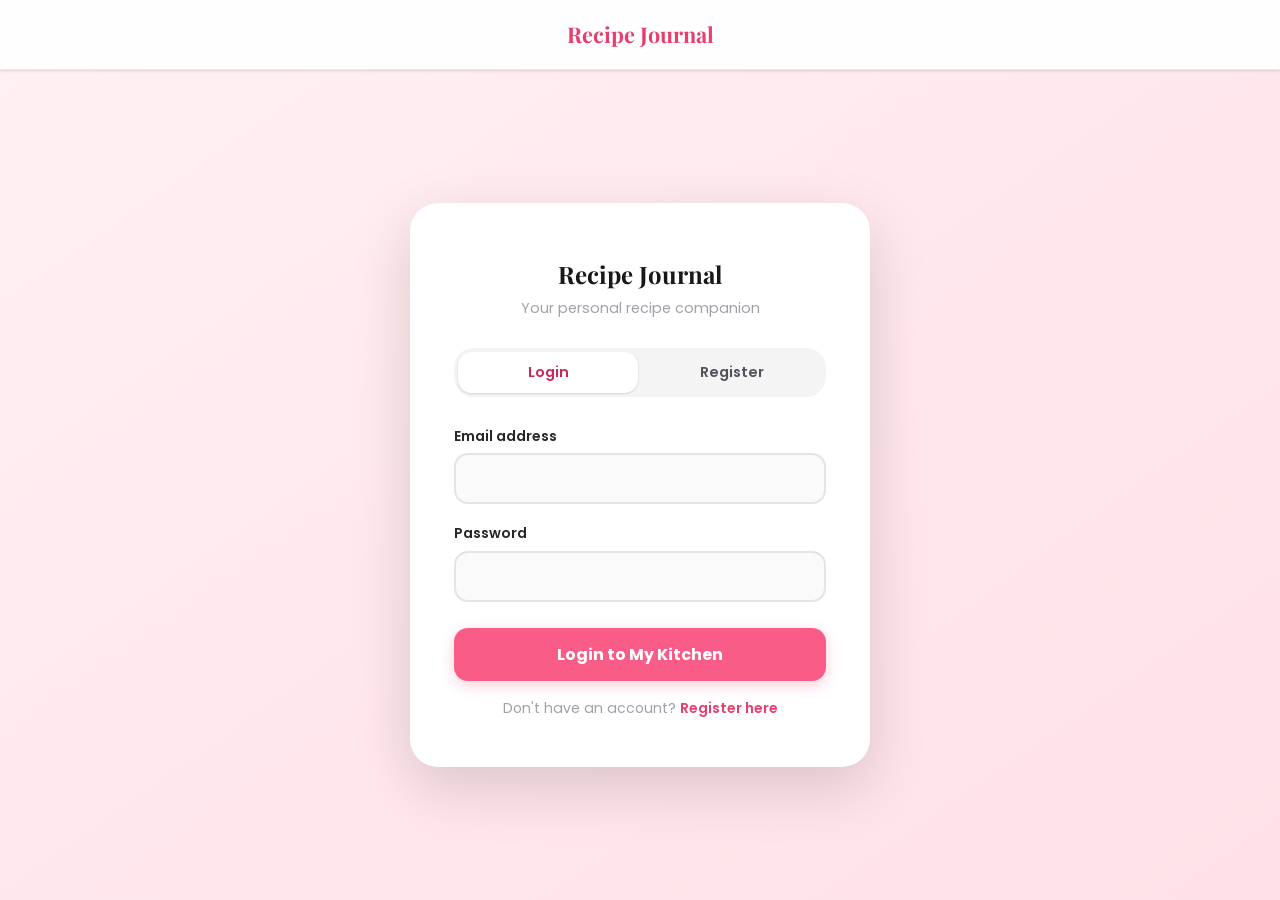
<file: RecipeJournal/index.html>
<!DOCTYPE html>
<html lang="en">
<head>
  <meta charset="UTF-8" />
  <meta name="viewport" content="width=device-width, initial-scale=1.0" />
  <title>Recipe Journal</title>
  <meta name="description" content="Login or create a free account on Recipe Journal." />

  <link rel="preconnect" href="https://fonts.googleapis.com" />
  <link rel="preconnect" href="https://fonts.gstatic.com" crossorigin />
  <link href="https://fonts.googleapis.com/css2?family=Poppins:wght@300;400;500;600;700&family=Playfair+Display:ital,wght@0,600;0,700;1,600&display=swap" rel="stylesheet" />

  <link rel="stylesheet" href="css/style.css" />
</head>
<body>

  <!-- NAVBAR – logo only -->
  <nav class="navbar" role="navigation" aria-label="Main navigation">
    <div class="container nav-inner" style="justify-content:center;">
      <a href="index.html" class="nav-logo">Recipe Journal</a>
    </div>
  </nav>

  <!-- AUTH PAGE -->
  <main class="auth-page" role="main">
    <div class="auth-card" role="region" aria-label="Authentication">

      <div class="auth-logo">
        <h2 class="display-font">Recipe Journal</h2>
        <p>Your personal recipe companion</p>
      </div>

      <!-- Tab switcher -->
      <div class="auth-tabs" role="tablist" aria-label="Login or Register">
        <button class="auth-tab active" data-tab="login" role="tab" aria-selected="true" aria-controls="login-form" id="tab-login">
          Login
        </button>
        <button class="auth-tab" data-tab="register" role="tab" aria-selected="false" aria-controls="register-form" id="tab-register">
          Register
        </button>
      </div>

      <!-- LOGIN FORM -->
      <form id="login-form" class="auth-form active" role="tabpanel" aria-labelledby="tab-login" novalidate>
        <div class="form-group">
          <label for="login-email">Email address</label>
          <input type="email" id="login-email" name="email" placeholder=""
            autocomplete="email" required aria-describedby="login-email-error" />
          <span class="field-error" id="login-email-error" role="alert"></span>
        </div>

        <div class="form-group">
          <label for="login-password">Password</label>
          <input type="password" id="login-password" name="password" placeholder=""
            autocomplete="current-password" required aria-describedby="login-password-error" />
          <span class="field-error" id="login-password-error" role="alert"></span>
        </div>

        <button type="button" id="login-btn" class="form-submit">Login to My Kitchen</button>

        <p class="text-center mt-4" style="font-size:.88rem;color:var(--gray-400);">
          Don't have an account?
          <button type="button" onclick="document.querySelector('[data-tab=register]').click()"
            style="color:var(--pink-500);font-weight:600;background:none;border:none;cursor:pointer;font-family:inherit;font-size:.88rem;">
            Register here
          </button>
        </p>
      </form>

      <!-- REGISTER FORM -->
      <form id="register-form" class="auth-form" role="tabpanel" aria-labelledby="tab-register" novalidate>
        <div class="form-group">
          <label for="reg-name">Full name</label>
          <input type="text" id="reg-name" name="name" placeholder="Juan Dela Cruz"
            autocomplete="name" required aria-describedby="reg-name-error" />
          <span class="field-error" id="reg-name-error" role="alert"></span>
        </div>

        <div class="form-group">
          <label for="reg-email">Email address</label>
          <input type="email" id="reg-email" name="email" placeholder="you@example.com"
            autocomplete="email" required aria-describedby="reg-email-error" />
          <span class="field-error" id="reg-email-error" role="alert"></span>
        </div>

        <div class="form-group">
          <label for="reg-password">Password</label>
          <input type="password" id="reg-password" name="password" placeholder="Min. 6 characters"
            autocomplete="new-password" required aria-describedby="reg-password-error" />
          <span class="field-error" id="reg-password-error" role="alert"></span>
        </div>

        <div class="form-group">
          <label for="reg-confirm">Confirm password</label>
          <input type="password" id="reg-confirm" name="confirm" placeholder="Repeat your password"
            autocomplete="new-password" required aria-describedby="reg-confirm-error" />
          <span class="field-error" id="reg-confirm-error" role="alert"></span>
        </div>

        <button type="button" id="register-btn" class="form-submit">Create My Account</button>

        <p class="text-center mt-4" style="font-size:.88rem;color:var(--gray-400);">
          Already have an account?
          <button type="button" onclick="document.querySelector('[data-tab=login]').click()"
            style="color:var(--pink-500);font-weight:600;background:none;border:none;cursor:pointer;font-family:inherit;font-size:.88rem;">
            Login here
          </button>
        </p>
      </form>

    </div>
  </main>

  <div id="toast-container" role="status" aria-live="polite"></div>

  <script src="js/main.js"></script>
  <script src="js/auth.js"></script>
</body>
</html>
</file>
<file: RecipeJournal/css/style.css>
:root {
  --pink-50:  #fff0f3;
  --pink-100: #ffe0e8;
  --pink-200: #ffb3c6;
  --pink-300: #ff80a4;
  --pink-400: #f95d87;
  --pink-500: #e63f6e;
  --pink-600: #c72a57;

  --white:    #ffffff;
  --gray-50:  #fafafa;
  --gray-100: #f4f4f5;
  --gray-200: #e4e4e7;
  --gray-400: #a1a1aa;
  --gray-600: #52525b;
  --gray-800: #27272a;
  --gray-900: #18181b;

  --shadow-sm:  0 1px 3px rgba(0,0,0,.08), 0 1px 2px rgba(0,0,0,.06);
  --shadow-md:  0 4px 12px rgba(0,0,0,.10), 0 2px 4px rgba(0,0,0,.06);
  --shadow-lg:  0 10px 30px rgba(0,0,0,.12), 0 4px 8px rgba(0,0,0,.08);
  --shadow-xl:  0 20px 60px rgba(0,0,0,.15);

  --radius-sm: 8px;
  --radius-md: 14px;
  --radius-lg: 20px;
  --radius-xl: 28px;
  --radius-full: 9999px;

  --font-body:    'Poppins', sans-serif;
  --font-display: 'Playfair Display', serif;

  --transition: 0.25s ease;
  --navbar-h: 70px;
}


*, *::before, *::after { box-sizing: border-box; margin: 0; padding: 0; }

html { scroll-behavior: smooth; }

body {
  font-family: var(--font-body);
  background-color: var(--pink-50);
  color: var(--gray-800);
  line-height: 1.6;
  min-height: 100vh;
}

img { display: block; max-width: 100%; }
a   { text-decoration: none; color: inherit; }
ul  { list-style: none; }
button { cursor: pointer; border: none; background: none; font-family: inherit; }


.display-font { font-family: var(--font-display); }


.container {
  max-width: 1200px;
  margin: 0 auto;
  padding: 0 24px;
}

.section { padding: 64px 0; }


.btn {
  display: inline-flex;
  align-items: center;
  gap: 8px;
  padding: 12px 28px;
  border-radius: var(--radius-full);
  font-family: var(--font-body);
  font-size: 0.95rem;
  font-weight: 600;
  transition: background var(--transition), transform var(--transition),
              box-shadow var(--transition);
}
.btn-primary {
  background: var(--pink-400);
  color: var(--white);
  box-shadow: 0 4px 14px rgba(249,93,135,.35);
}
.btn-primary:hover {
  background: var(--pink-500);
  transform: translateY(-2px);
  box-shadow: 0 6px 20px rgba(249,93,135,.45);
}
.btn-outline {
  border: 2px solid var(--pink-400);
  color: var(--pink-500);
  background: transparent;
}
.btn-outline:hover {
  background: var(--pink-100);
  transform: translateY(-2px);
}
.btn-ghost {
  color: var(--gray-600);
}
.btn-ghost:hover { color: var(--pink-500); }


.navbar {
  position: sticky;
  top: 0;
  z-index: 900;
  height: var(--navbar-h);
  background: rgba(255,255,255,0.92);
  backdrop-filter: blur(12px);
  border-bottom: 1px solid var(--pink-100);
  box-shadow: var(--shadow-sm);
}
.nav-inner {
  height: 100%;
  display: flex;
  align-items: center;
  justify-content: space-between;
}
.nav-logo {
  display: flex;
  align-items: center;
  gap: 10px;
  font-family: var(--font-display);
  font-size: 1.35rem;
  font-weight: 700;
  color: var(--pink-500);
}
.nav-logo span { font-size: 1.5rem; }

.nav-links {
  display: flex;
  align-items: center;
  gap: 4px;
}
.nav-links a {
  padding: 8px 14px;
  border-radius: var(--radius-full);
  font-size: 0.9rem;
  font-weight: 500;
  color: var(--gray-600);
  transition: background var(--transition), color var(--transition);
}
.nav-links a:hover,
.nav-links a.active {
  background: var(--pink-100);
  color: var(--pink-600);
}

.nav-user {
  display: flex;
  align-items: center;
  gap: 10px;
  font-size: 0.88rem;
  font-weight: 500;
  color: var(--pink-600);
}
.nav-user .btn-logout {
  padding: 6px 16px;
  border-radius: var(--radius-full);
  background: var(--pink-100);
  color: var(--pink-600);
  font-size: 0.85rem;
  font-weight: 600;
  transition: background var(--transition);
}
.nav-user .btn-logout:hover { background: var(--pink-200); }

/* Hamburger */
.hamburger {
  display: none;
  flex-direction: column;
  gap: 5px;
  padding: 8px;
  cursor: pointer;
}
.hamburger span {
  display: block;
  width: 24px;
  height: 2.5px;
  background: var(--pink-500);
  border-radius: 2px;
  transition: transform var(--transition), opacity var(--transition);
}
.hamburger.open span:nth-child(1) { transform: translateY(7.5px) rotate(45deg); }
.hamburger.open span:nth-child(2) { opacity: 0; }
.hamburger.open span:nth-child(3) { transform: translateY(-7.5px) rotate(-45deg); }

.mobile-menu {
  display: none;
  flex-direction: column;
  gap: 4px;
  padding: 12px 24px 20px;
  background: var(--white);
  border-bottom: 1px solid var(--pink-100);
}
.mobile-menu.open { display: flex; }
.mobile-menu a {
  padding: 10px 14px;
  border-radius: var(--radius-md);
  font-size: 0.95rem;
  font-weight: 500;
  color: var(--gray-700);
  transition: background var(--transition), color var(--transition);
}
.mobile-menu a:hover { background: var(--pink-100); color: var(--pink-600); }
.mobile-menu .mobile-user-info {
  padding: 10px 14px;
  color: var(--pink-600);
  font-weight: 600;
  font-size: 0.9rem;
}


.page-hero {
  background: linear-gradient(135deg, var(--pink-100) 0%, var(--pink-50) 100%);
  padding: 56px 0 48px;
  text-align: center;
}
.page-hero h1 {
  font-family: var(--font-display);
  font-size: clamp(2rem, 4vw, 3rem);
  color: var(--gray-900);
  margin-bottom: 10px;
}
.page-hero p {
  font-size: 1.05rem;
  color: var(--gray-600);
  max-width: 520px;
  margin: 0 auto;
}


.search-section {
  background: var(--white);
  padding: 28px 0;
  border-bottom: 1px solid var(--pink-100);
  position: sticky;
  top: var(--navbar-h);
  z-index: 800;
}
.search-wrap {
  display: flex;
  flex-direction: column;
  gap: 14px;
}
.search-input-wrap {
  position: relative;
  max-width: 540px;
  width: 100%;
}
.search-input-wrap svg {
  position: absolute;
  left: 16px;
  top: 50%;
  transform: translateY(-50%);
  color: var(--gray-400);
  pointer-events: none;
}
.search-input {
  width: 100%;
  padding: 13px 16px 13px 46px;
  border: 2px solid var(--pink-200);
  border-radius: var(--radius-full);
  font-family: var(--font-body);
  font-size: 0.95rem;
  color: var(--gray-800);
  background: var(--pink-50);
  transition: border-color var(--transition), box-shadow var(--transition);
  outline: none;
}
.search-input:focus {
  border-color: var(--pink-400);
  box-shadow: 0 0 0 4px rgba(249,93,135,.12);
}
.filter-btns {
  display: flex;
  flex-wrap: wrap;
  gap: 8px;
}
.filter-btn {
  padding: 7px 18px;
  border-radius: var(--radius-full);
  border: 2px solid var(--pink-200);
  background: var(--white);
  color: var(--gray-600);
  font-size: 0.85rem;
  font-weight: 600;
  transition: all var(--transition);
}
.filter-btn:hover,
.filter-btn.active {
  background: var(--pink-400);
  border-color: var(--pink-400);
  color: var(--white);
  box-shadow: 0 3px 10px rgba(249,93,135,.3);
}


.recipes-section { padding: 48px 0 72px; }

.recipe-grid {
  display: grid;
  grid-template-columns: repeat(auto-fill, minmax(220px, 1fr));
  gap: 24px;
}

.recipe-card {
  background: var(--white);
  border-radius: var(--radius-lg);
  overflow: hidden;
  box-shadow: var(--shadow-sm);
  cursor: pointer;
  transition: transform var(--transition), box-shadow var(--transition);
}
.recipe-card:hover {
  transform: translateY(-6px);
  box-shadow: var(--shadow-lg);
}
.recipe-card:focus-visible {
  outline: 3px solid var(--pink-400);
  outline-offset: 2px;
}
.card-img-wrap {
  aspect-ratio: 4/3;
  overflow: hidden;
}
.card-img-wrap img {
  width: 100%;
  height: 100%;
  object-fit: cover;
  transition: transform 0.4s ease;
}
.recipe-card:hover .card-img-wrap img { transform: scale(1.06); }
.card-body {
  padding: 14px 16px 16px;
}
.card-body h3 {
  font-size: 0.95rem;
  font-weight: 600;
  color: var(--gray-900);
  line-height: 1.35;
}

/* No results message */
.no-results {
  display: none;
  grid-column: 1 / -1;
  text-align: center;
  padding: 60px 20px;
  color: var(--gray-400);
}
.no-results svg { margin: 0 auto 12px; opacity: .4; }
.no-results p { font-size: 1.05rem; }


.modal-overlay {
  display: none;
  position: fixed;
  inset: 0;
  background: rgba(0,0,0,.5);
  z-index: 1000;
  align-items: flex-start;
  justify-content: center;
  padding: 24px 16px;
  overflow-y: auto;
  backdrop-filter: blur(4px);
}
.modal-overlay.open { display: flex; }

.modal {
  background: var(--white);
  border-radius: var(--radius-xl);
  width: 100%;
  max-width: 680px;
  margin: auto;
  overflow: hidden;
  box-shadow: var(--shadow-xl);
  animation: modalIn .28s ease;
}
@keyframes modalIn {
  from { opacity: 0; transform: scale(.95) translateY(10px); }
  to   { opacity: 1; transform: scale(1)  translateY(0); }
}

.modal-img {
  width: 100%;
  aspect-ratio: 16/9;
  object-fit: cover;
}

.modal-content { padding: 28px 32px 36px; }

.modal-header {
  display: flex;
  justify-content: space-between;
  align-items: flex-start;
  gap: 16px;
  margin-bottom: 20px;
}
.modal-title {
  font-family: var(--font-display);
  font-size: clamp(1.3rem, 3vw, 1.75rem);
  color: var(--gray-900);
  flex: 1;
}

.modal-close {
  flex-shrink: 0;
  width: 36px;
  height: 36px;
  border-radius: var(--radius-full);
  background: var(--pink-50);
  color: var(--gray-600);
  display: flex;
  align-items: center;
  justify-content: center;
  font-size: 1.1rem;
  transition: background var(--transition), color var(--transition);
}
.modal-close:hover { background: var(--pink-200); color: var(--pink-600); }

.modal-meta {
  display: flex;
  flex-wrap: wrap;
  gap: 12px;
  margin-bottom: 24px;
}
.meta-badge {
  display: flex;
  align-items: center;
  gap: 6px;
  padding: 6px 14px;
  background: var(--pink-50);
  border: 1px solid var(--pink-200);
  border-radius: var(--radius-full);
  font-size: 0.85rem;
  font-weight: 500;
  color: var(--pink-600);
}
.meta-badge svg { flex-shrink: 0; }

.modal-section-title {
  font-weight: 700;
  font-size: 1rem;
  color: var(--gray-900);
  margin-bottom: 12px;
  padding-bottom: 8px;
  border-bottom: 2px solid var(--pink-100);
}

.ingredients-list {
  list-style: none;
  display: grid;
  grid-template-columns: repeat(auto-fill, minmax(200px, 1fr));
  gap: 8px;
  margin-bottom: 28px;
}
.ingredients-list li {
  display: flex;
  align-items: flex-start;
  gap: 8px;
  font-size: 0.9rem;
  color: var(--gray-600);
}
.ingredients-list li::before {
  content: '';
  flex-shrink: 0;
  width: 7px;
  height: 7px;
  border-radius: 50%;
  background: var(--pink-400);
  margin-top: 7px;
}

.steps-list {
  list-style: none;
  display: flex;
  flex-direction: column;
  gap: 14px;
  margin-bottom: 28px;
}
.steps-list li {
  display: flex;
  gap: 14px;
  font-size: 0.92rem;
  color: var(--gray-700);
  line-height: 1.6;
}
.step-num {
  flex-shrink: 0;
  width: 28px;
  height: 28px;
  border-radius: 50%;
  background: var(--pink-400);
  color: var(--white);
  font-weight: 700;
  font-size: 0.8rem;
  display: flex;
  align-items: center;
  justify-content: center;
  margin-top: 2px;
}

.modal-footer { display: flex; justify-content: center; }
.btn-favorite {
  display: inline-flex;
  align-items: center;
  gap: 8px;
  padding: 13px 32px;
  border-radius: var(--radius-full);
  background: var(--pink-50);
  border: 2px solid var(--pink-300);
  color: var(--pink-500);
  font-family: var(--font-body);
  font-size: 0.95rem;
  font-weight: 600;
  transition: all var(--transition);
}
.btn-favorite:hover {
  background: var(--pink-400);
  border-color: var(--pink-400);
  color: var(--white);
  box-shadow: 0 4px 14px rgba(249,93,135,.35);
  transform: translateY(-2px);
}
.btn-favorite.saved {
  background: var(--pink-400);
  border-color: var(--pink-400);
  color: var(--white);
}
.btn-favorite svg { transition: transform 0.3s; }
.btn-favorite:hover svg { transform: scale(1.2); }


#toast-container {
  position: fixed;
  bottom: 28px;
  right: 28px;
  z-index: 2000;
  display: flex;
  flex-direction: column;
  gap: 10px;
  align-items: flex-end;
}
.toast {
  display: flex;
  align-items: center;
  gap: 10px;
  padding: 13px 20px;
  border-radius: var(--radius-md);
  background: var(--gray-900);
  color: var(--white);
  font-size: 0.9rem;
  font-weight: 500;
  box-shadow: var(--shadow-lg);
  animation: toastIn .3s ease, toastOut .3s ease 2.7s forwards;
  max-width: 320px;
  word-break: break-word;
}
.toast .toast-icon {
  font-size: 1.1rem;
  flex-shrink: 0;
}
.toast.success .toast-icon { color: #86efac; }
.toast.error   .toast-icon { color: #fca5a5; }
.toast.info    .toast-icon { color: #93c5fd; }
@keyframes toastIn  { from { opacity:0; transform: translateY(12px); } to { opacity:1; transform: translateY(0); } }
@keyframes toastOut { from { opacity:1; } to { opacity:0; transform: translateY(8px); } }


footer {
  background: var(--pink-100);
  color: var(--gray-600);
  padding: 40px 0 28px;
  margin-top: auto;
  border-top: 1px solid var(--pink-200);
}
.footer-inner {
  display: flex;
  flex-wrap: wrap;
  justify-content: space-between;
  align-items: flex-start;
  gap: 28px;
  margin-bottom: 28px;
}
.footer-brand h3 {
  font-family: var(--font-display);
  color: var(--pink-600);
  font-size: 1.2rem;
  margin-bottom: 6px;
}
.footer-brand p { font-size: 0.88rem; max-width: 280px; }
.footer-links h4 { color: var(--gray-800); font-size: 0.9rem; margin-bottom: 12px; }
.footer-links ul { display: flex; flex-direction: column; gap: 8px; }
.footer-links ul li a {
  font-size: 0.88rem;
  color: var(--gray-600);
  transition: color var(--transition);
}
.footer-links ul li a:hover { color: var(--pink-600); }
.footer-divider { border: none; border-top: 1px solid var(--pink-200); margin-bottom: 20px; }
.footer-bottom {
  display: flex;
  flex-wrap: wrap;
  justify-content: space-between;
  align-items: center;
  gap: 10px;
  font-size: 0.85rem;
  color: var(--gray-500);
}
.footer-bottom .heart { color: var(--pink-500); }


.auth-page {
  min-height: calc(100vh - var(--navbar-h));
  display: flex;
  align-items: center;
  justify-content: center;
  padding: 40px 16px;
  background: linear-gradient(145deg, var(--pink-50) 0%, var(--pink-100) 100%);
}
.auth-card {
  background: var(--white);
  border-radius: var(--radius-xl);
  box-shadow: var(--shadow-xl);
  padding: 44px 44px 48px;
  width: 100%;
  max-width: 460px;
}
.auth-logo {
  text-align: center;
  margin-bottom: 28px;
}
.auth-logo span { font-size: 2.5rem; }
.auth-logo h2 {
  font-family: var(--font-display);
  font-size: 1.5rem;
  color: var(--gray-900);
  margin-top: 8px;
}
.auth-logo p { font-size: 0.9rem; color: var(--gray-400); margin-top: 4px; }

.auth-tabs {
  display: flex;
  background: var(--gray-100);
  border-radius: var(--radius-lg);
  padding: 4px;
  margin-bottom: 28px;
  gap: 4px;
}
.auth-tab {
  flex: 1;
  padding: 10px;
  border-radius: var(--radius-md);
  font-size: 0.9rem;
  font-weight: 600;
  color: var(--gray-600);
  transition: all var(--transition);
  text-align: center;
}
.auth-tab.active {
  background: var(--white);
  color: var(--pink-600);
  box-shadow: var(--shadow-sm);
}

.auth-form { display: none; }
.auth-form.active { display: block; }

.form-group { margin-bottom: 18px; }
.form-group label {
  display: block;
  font-size: 0.88rem;
  font-weight: 600;
  color: var(--gray-700);
  margin-bottom: 6px;
}
.form-group input {
  width: 100%;
  padding: 12px 16px;
  border: 2px solid var(--gray-200);
  border-radius: var(--radius-md);
  font-family: var(--font-body);
  font-size: 0.95rem;
  color: var(--gray-800);
  background: var(--gray-50);
  outline: none;
  transition: border-color var(--transition), box-shadow var(--transition);
}
.form-group input:focus {
  border-color: var(--pink-400);
  background: var(--white);
  box-shadow: 0 0 0 4px rgba(249,93,135,.1);
}
.form-group input.error { border-color: #f87171; }
.field-error {
  font-size: 0.8rem;
  color: #ef4444;
  margin-top: 5px;
  display: none;
}
.field-error.show { display: block; }

.form-submit {
  width: 100%;
  padding: 14px;
  border-radius: var(--radius-md);
  background: var(--pink-400);
  color: var(--white);
  font-family: var(--font-body);
  font-size: 1rem;
  font-weight: 700;
  transition: background var(--transition), transform var(--transition), box-shadow var(--transition);
  box-shadow: 0 4px 14px rgba(249,93,135,.3);
  margin-top: 8px;
}
.form-submit:hover {
  background: var(--pink-500);
  transform: translateY(-2px);
  box-shadow: 0 6px 20px rgba(249,93,135,.4);
}


.favorites-empty {
  text-align: center;
  padding: 80px 20px;
  color: var(--gray-400);
}
.favorites-empty .icon { font-size: 4rem; margin-bottom: 16px; opacity: .4; }
.favorites-empty h3 { font-size: 1.3rem; color: var(--gray-600); margin-bottom: 8px; }
.favorites-empty p { font-size: 0.95rem; }


.hero {
  position: relative;
  min-height: 92vh;
  display: flex;
  align-items: center;
  overflow: hidden;
}
.hero-bg {
  position: absolute;
  inset: 0;
  background-image: url('https://images.unsplash.com/photo-1556909114-f6e7ad7d3136?w=1600&q=80');
  background-size: cover;
  background-position: center;
  filter: brightness(0.45);
  transform: scale(1.05);
}
.hero-content {
  position: relative;
  z-index: 1;
  max-width: 720px;
  padding: 0 24px;
}
.hero-badge {
  display: inline-flex;
  align-items: center;
  gap: 6px;
  background: rgba(255,255,255,.15);
  backdrop-filter: blur(8px);
  border: 1px solid rgba(255,255,255,.25);
  border-radius: var(--radius-full);
  padding: 6px 16px;
  color: var(--white);
  font-size: 0.88rem;
  font-weight: 600;
  margin-bottom: 20px;
}
.hero h1 {
  font-family: var(--font-display);
  font-size: clamp(2.5rem, 6vw, 4.5rem);
  color: var(--white);
  line-height: 1.15;
  margin-bottom: 18px;
  text-shadow: 0 2px 20px rgba(0,0,0,.3);
}
.hero h1 em { color: var(--pink-300); font-style: normal; }
.hero p {
  font-size: clamp(1rem, 2vw, 1.2rem);
  color: rgba(255,255,255,.85);
  max-width: 520px;
  margin-bottom: 32px;
  line-height: 1.7;
}
.hero-btns { display: flex; flex-wrap: wrap; gap: 14px; }
.hero-scroll {
  position: absolute;
  bottom: 30px;
  left: 50%;
  transform: translateX(-50%);
  z-index: 1;
  animation: bounce 2s infinite;
  color: rgba(255,255,255,.6);
}
@keyframes bounce {
  0%, 100% { transform: translateX(-50%) translateY(0); }
  50%       { transform: translateX(-50%) translateY(-8px); }
}

/* intro section on index */
.intro-section {
  background: var(--white);
  padding: 80px 0;
}
.intro-grid {
  display: grid;
  grid-template-columns: repeat(auto-fit, minmax(220px, 1fr));
  gap: 32px;
  margin-top: 48px;
}
.intro-card {
  background: var(--pink-50);
  border: 1px solid var(--pink-100);
  border-radius: var(--radius-lg);
  padding: 32px 28px;
  text-align: center;
  transition: box-shadow var(--transition), transform var(--transition);
}
.intro-card:hover { box-shadow: var(--shadow-md); transform: translateY(-4px); }
.intro-card .icon { font-size: 2.5rem; margin-bottom: 14px; }
.intro-card h3 { font-size: 1.05rem; font-weight: 700; color: var(--gray-900); margin-bottom: 8px; }
.intro-card p { font-size: 0.9rem; color: var(--gray-600); line-height: 1.6; }

.section-heading {
  text-align: center;
  margin-bottom: 12px;
}
.section-heading h2 {
  font-family: var(--font-display);
  font-size: clamp(1.7rem, 3.5vw, 2.4rem);
  color: var(--gray-900);
}
.section-heading p { color: var(--gray-600); font-size: 1rem; margin-top: 8px; }
.divider {
  display: flex;
  align-items: center;
  gap: 14px;
  margin: 0 auto 40px;
  max-width: 240px;
}
.divider::before, .divider::after {
  content: '';
  flex: 1;
  height: 2px;
  background: var(--pink-200);
}
.divider span { color: var(--pink-400); font-size: 1.2rem; }


.text-center { text-align: center; }
.mt-2 { margin-top: 8px; }
.mt-4 { margin-top: 16px; }
.mt-6 { margin-top: 24px; }
.mb-6 { margin-bottom: 24px; }
.hidden { display: none !important; }


@media (max-width: 768px) {
  .nav-links, .nav-user { display: none; }
  .hamburger { display: flex; }

  .auth-card { padding: 32px 24px 36px; }
  .modal-content { padding: 22px 20px 28px; }
  .ingredients-list { grid-template-columns: 1fr; }

  .hero h1 { font-size: 2.4rem; }
  .recipe-grid { grid-template-columns: repeat(auto-fill, minmax(160px, 1fr)); gap: 16px; }
}

@media (max-width: 480px) {
  .container { padding: 0 16px; }
  .section { padding: 44px 0; }
  .hero { min-height: 100svh; }
  .recipe-grid { grid-template-columns: repeat(2, 1fr); gap: 12px; }
  .modal-meta { gap: 8px; }
  .meta-badge { font-size: 0.8rem; padding: 5px 10px; }
  #toast-container { right: 12px; bottom: 12px; }
  .toast { font-size: 0.85rem; padding: 10px 14px; }
}
</file>
